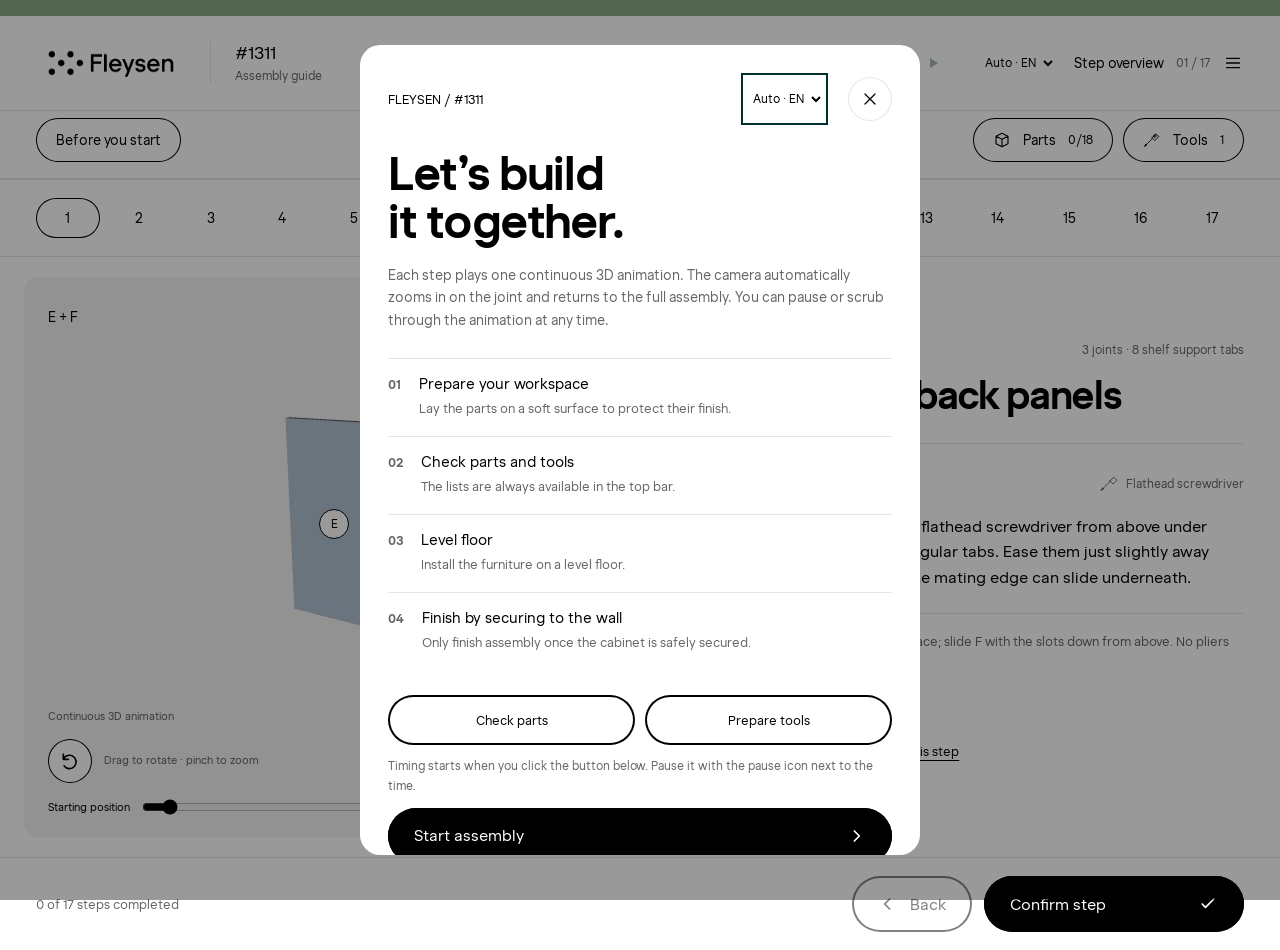
<file: index.html>
<!doctype html><html lang="cs"><head><meta charset="UTF-8"><meta name="viewport" content="width=device-width, initial-scale=1.0"><meta name="theme-color" content="#f5f3ed"><meta name="description" content="Interaktivní montážní návod pro kovovou skříňku Fleysen #1311."><title>Fleysen #1311 | Montážní návod</title>  <script type="module" crossorigin src="./assets/manual-CjX6q2xk.js"></script>
  <link rel="modulepreload" crossorigin href="./assets/validation-BPRAvw4_.js">
  <link rel="stylesheet" crossorigin href="./assets/validation-CmFCGRFq.css">
  <link rel="stylesheet" crossorigin href="./assets/manual-BCmstOrO.css">
</head><body><div id="app"></div></body></html>
</file>
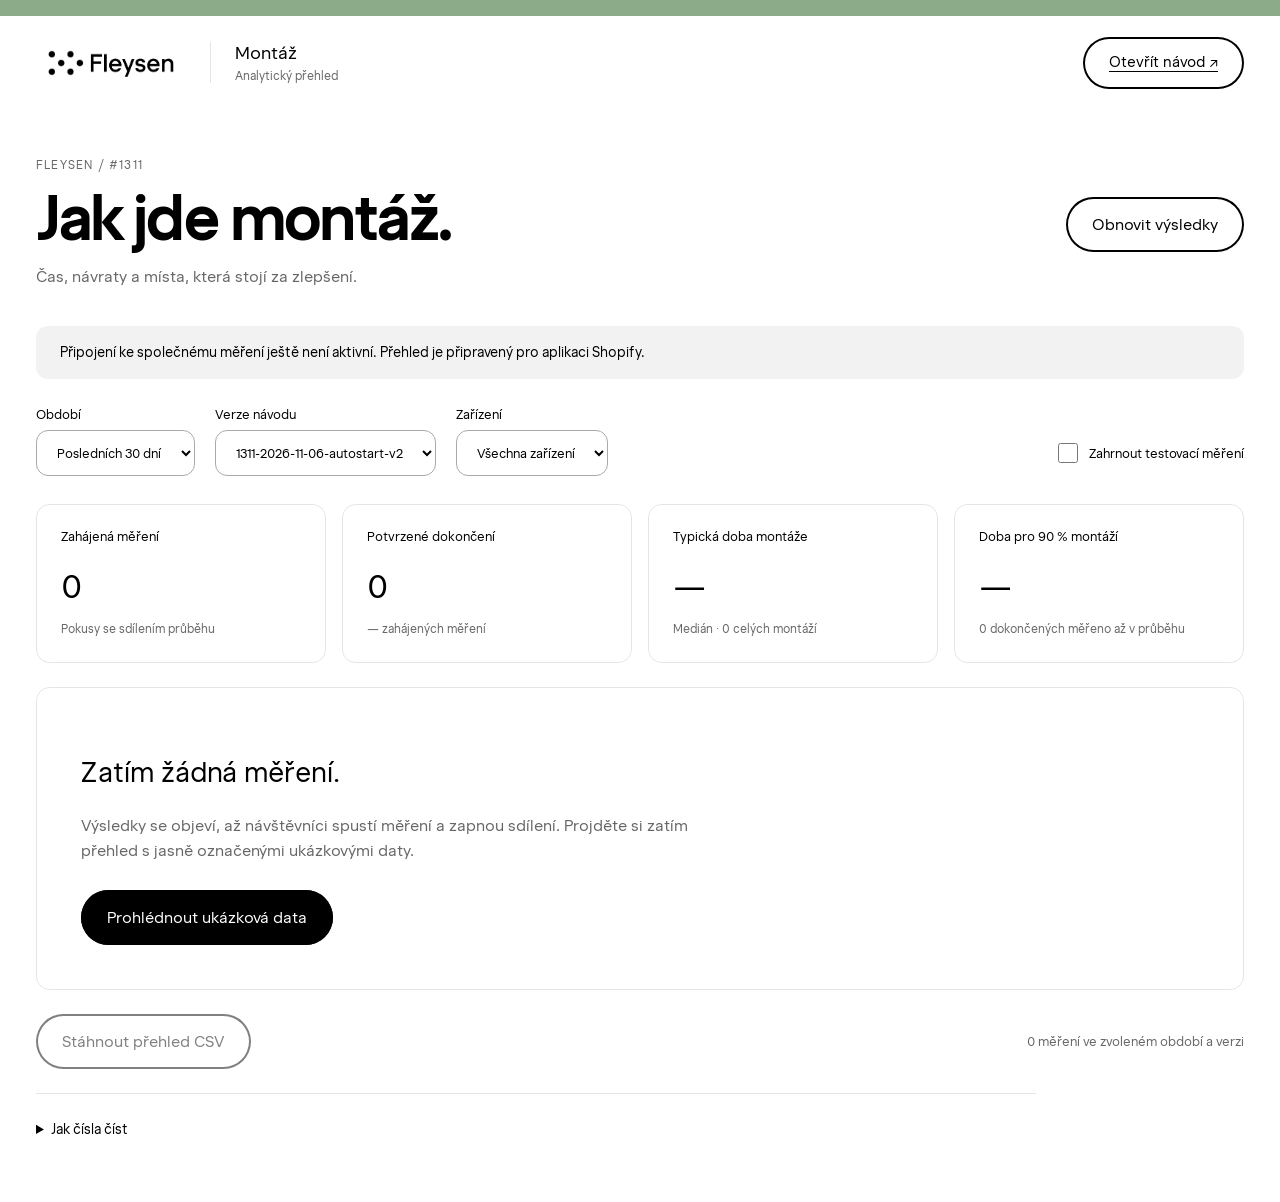
<file: analytics.html>
<!doctype html><html lang="cs"><head><meta charset="utf-8"><meta name="viewport" content="width=device-width,initial-scale=1"><meta name="robots" content="noindex"><title>Fleysen | Průběh montáže</title>  <script type="module" crossorigin src="./assets/analytics-BBikDK7s.js"></script>
  <link rel="modulepreload" crossorigin href="./assets/validation-BPRAvw4_.js">
  <link rel="stylesheet" crossorigin href="./assets/validation-CmFCGRFq.css">
</head><body class="analytics-page"><div id="analytics-app"></div></body></html>
</file>
<file: assets/validation-CmFCGRFq.css>
@font-face{font-family:Raptor Text;src:url(./raptor-text-medium-Be-fpQAq.woff2) format("woff2");font-weight:400 600;font-display:swap}@font-face{font-family:Raptor Text;src:url(./raptor-text-bold-jvv1hvC_.woff2) format("woff2");font-weight:700;font-display:swap}:root{--ink:#000;--paper:#fff;--brand:#8cac89;--muted:rgb(0 0 0 / .6);--line:rgb(0 0 0 / .1);--soft:#f2f2f2;--focus:rgb(124 140 169);--button-radius:3.75rem;--input-radius:.75rem;--panel-radius:clamp(1rem,1.578vw,1.875rem);--card-radius:clamp(.625rem,1.053vw,1.25rem);--button-size:clamp(.875rem,.8115rem + .1587vw,1rem);--ease:.5s cubic-bezier(.3,1,.3,1);--fast:.3s cubic-bezier(.7,0,.3,1);font-family:Raptor Text,system-ui,sans-serif;font-size:16px;font-weight:400;font-synthesis:none;letter-spacing:0;color:var(--ink);background:var(--brand)}*{box-sizing:border-box}body{margin:0;background:var(--brand)}a{color:inherit;text-underline-offset:4px}button,input,a{-webkit-tap-highlight-color:transparent}button{font:inherit;font-weight:500;color:inherit;cursor:pointer;touch-action:manipulation}button:disabled{opacity:.5;cursor:default}button:focus-visible,a:focus-visible,input:focus-visible{outline:2px solid var(--focus);outline-offset:4px}[hidden]{display:none!important}svg{width:22px;height:22px;fill:none;stroke:currentColor;stroke-width:1.5;stroke-linecap:round;stroke-linejoin:round;flex-shrink:0}.ui-icon{width:20px;height:20px;stroke-width:2}:where(.next-button,.back-button,.play-button,.view-toggle,.resource-bar button,.intro-resources button,.inventory-button,.round-button,.sheet-head button,.loading button){position:relative;isolation:isolate;overflow:hidden;display:inline-flex;align-items:center;justify-content:center;gap:12px;min-height:50px;max-height:none;padding:clamp(18px,1.2vw,22px) clamp(26px,1.473vw,30px);font-size:var(--button-size);line-height:1;font-weight:500;letter-spacing:0;border:0;border-radius:var(--button-radius);background:var(--paper);color:var(--ink);box-shadow:inset 0 0 0 2px var(--ink);transition:color var(--ease),box-shadow var(--ease),opacity var(--fast)}:where(.next-button,.back-button,.play-button,.view-toggle,.resource-bar button,.intro-resources button,.inventory-button,.round-button,.sheet-head button,.loading button):before{content:"";position:absolute;z-index:-1;pointer-events:none;width:150%;height:200%;top:-50%;left:-25%;border-radius:50%;background:var(--brand);transform:translate3d(0,-76%,0);transition:transform var(--ease)}.next-button{background:var(--ink);color:var(--paper);box-shadow:inset 0 0 0 2px var(--ink)}.next-button:before{background:var(--brand)}@media(hover:hover){:where(.next-button,.back-button,.play-button,.view-toggle,.resource-bar button,.intro-resources button,.inventory-button,.round-button,.sheet-head button,.loading button):hover:not(:disabled):before{transform:translateZ(0)}:where(.back-button,.play-button,.view-toggle,.resource-bar button,.intro-resources button,.inventory-button,.round-button,.sheet-head button,.loading button):hover:not(:disabled){color:var(--ink)}.next-button:hover:not(:disabled){color:var(--ink)}}.manual-app{max-width:1440px;min-height:100dvh;margin:auto;background:var(--paper);border-radius:0;overflow:clip;border-top:16px solid var(--brand)}header{height:94px;padding:0 36px;display:flex;align-items:center;justify-content:space-between;gap:18px}.wordmark{display:flex;align-items:center;gap:24px;text-decoration:none}.wordmark img{display:block;width:150px;height:auto}.wordmark>span{font-size:18px;padding-left:24px;border-left:1px solid var(--line)}.wordmark small{display:block;color:var(--muted);font-size:12px;margin-top:5px}.menu-button{display:flex;align-items:center;gap:12px;min-height:44px;padding:0;border:0;background:none;font-size:14px}#counter{font-size:12px;color:var(--muted)}.resource-bar{display:flex;align-items:center;gap:10px;padding:8px 36px 16px}.resource-bar button{min-height:44px;padding:12px 20px;font-size:14px;box-shadow:inset 0 0 0 1px var(--ink)}.resource-bar svg{width:18px;height:18px}.resource-bar span{font-size:12px}.resource-bar #open-intro{margin-right:auto}.overall-progress{height:2px;background:var(--line)}.overall-progress>span{display:block;height:100%;background:var(--ink);transition:width var(--fast)}.step-pagination{padding:14px 36px;border-bottom:1px solid var(--line);background:var(--paper)}.pagination-heading{display:none}.page-numbers{display:flex;gap:8px;overflow-x:auto;scrollbar-width:thin;padding:4px 0}.page-numbers button{position:relative;flex:1;min-width:40px;min-height:40px;border:0;border-radius:9999px;background:none;color:var(--ink);font-size:14px;transition:background var(--fast),box-shadow var(--fast)}.page-numbers button[aria-current=step]{box-shadow:inset 0 0 0 1px var(--ink);font-weight:600}.page-numbers button.completed{background:var(--soft)}.page-done{display:none;position:absolute;right:3px;top:0;font-size:9px}.completed .page-done{display:block}.completed .page-done:after{content:"✓"}@media(hover:hover){.page-numbers button:hover{background:var(--brand)}}main{display:grid;grid-template-columns:minmax(0,1.35fr) minmax(360px,1fr);min-height:560px}.scene{position:relative;min-height:560px;background:var(--soft);border-radius:var(--card-radius);margin:20px 0 20px 24px;overflow:hidden}.scene-top{position:absolute;z-index:2;top:18px;left:24px;right:24px;display:flex;align-items:center;justify-content:space-between;gap:10px}.parts-pill{font-size:14px;line-height:1.5;max-width:52%}.view-toggle{font-size:13px;min-height:44px;padding:12px 18px;gap:8px;box-shadow:inset 0 0 0 1px var(--ink)}.view-toggle svg{width:18px;height:18px}.view-toggle[aria-pressed=true]{box-shadow:inset 0 0 0 2px var(--ink)}#canvas{position:absolute;inset:74px 0 130px;touch-action:none}#canvas canvas{width:100%;height:100%;display:block;touch-action:none}.scene-label{position:absolute;bottom:114px;left:24px;font-size:11px;color:var(--muted);pointer-events:none}.motion-legend{position:absolute;bottom:114px;right:24px;display:flex;align-items:center;gap:6px;font-size:11px}.motion-legend i{display:block;width:18px;height:3px;background:#de7c00;position:relative}.motion-legend i:after{content:"";position:absolute;right:-1px;top:-3px;border-left:6px solid #de7c00;border-top:4px solid transparent;border-bottom:4px solid transparent}.scene-bottom{position:absolute;bottom:54px;left:24px;right:24px;display:flex;align-items:center;gap:12px}.round-button,.sheet-head button{min-height:44px;width:44px;flex-shrink:0;padding:0;border-radius:9999px;box-shadow:inset 0 0 0 1px var(--line)}.round-button{box-shadow:inset 0 0 0 1px var(--ink)}#gesture-hint{flex:1;font-size:11px;line-height:1.5;color:var(--muted)}.play-button{min-height:44px;padding:12px 18px;font-size:13px}.pose-controls{position:absolute;bottom:8px;left:24px;right:24px;height:44px;display:flex;gap:12px;align-items:center}.pose-controls button{border:0;background:none;min-height:44px;padding:0;font-size:11px;white-space:nowrap}.timeline{min-width:30px;flex:1;height:28px;margin:0;accent-color:var(--ink);cursor:pointer}.instruction{padding:40px 36px;display:flex;flex-direction:column;justify-content:center;min-width:0}.heading-row{display:flex;align-items:center;justify-content:space-between;gap:12px;font-size:12px;color:var(--muted)}.heading-row p{margin:0}.heading-row>span{max-width:50%;text-align:right;line-height:1.5}h1{font-size:40px;font-weight:700;line-height:1;letter-spacing:-.03em;margin:16px 0 28px;max-width:13em}.phases{display:flex;flex-wrap:wrap;gap:8px;margin-bottom:24px}.phases button{display:flex;align-items:center;gap:6px;min-height:44px;padding:10px 14px;font-size:13px;border:0;border-radius:9999px;background:var(--soft);color:var(--ink)}.phases button span{font-size:11px;color:var(--muted)}.phases button.active{background:var(--paper);box-shadow:inset 0 0 0 1px var(--ink);font-weight:600}@media(hover:hover){.phases button:hover{background:var(--brand);box-shadow:inset 0 0 0 1px var(--ink)}}.action-card{padding:22px 0;border-top:1px solid var(--line);border-bottom:1px solid var(--line)}.action-line{display:flex;align-items:center;justify-content:space-between;gap:12px;flex-wrap:wrap}.action-line strong{font-size:15px;font-weight:500}.action-line button{display:flex;align-items:center;gap:6px;padding:0;min-height:36px;border:0;background:none;font-size:12px;color:var(--muted);text-align:left}.action-line svg{width:20px;height:20px}#instruction-text{font-size:16px;line-height:1.6;margin:12px 0 0}.step-tip{font-size:13px;line-height:1.6;margin:18px 0 0;color:var(--muted)}.help-link{align-self:flex-start;min-height:44px;padding:0;background:none;border:0;text-decoration:underline;text-underline-offset:4px;font-size:13px}.bottom-nav{display:flex;align-items:center;gap:12px;padding:18px 36px max(18px,env(safe-area-inset-bottom));background:var(--paper);border-top:1px solid var(--line)}.footer-progress{margin:0 auto 0 0;font-size:13px;color:var(--muted)}.back-button{min-width:100px}.bottom-nav .next-button{min-width:260px;justify-content:space-between}.loading{position:absolute;inset:74px 0 130px;z-index:3;background:var(--soft);display:flex;flex-direction:column;align-items:center;justify-content:center;gap:16px;padding:20px;text-align:center;font-size:14px}.spinner{width:24px;height:24px;border:2px solid var(--line);border-top-color:var(--ink);border-radius:50%;animation:spin 1s linear infinite}@keyframes spin{to{transform:rotate(360deg)}}.part-labels{position:absolute;inset:0;pointer-events:none}.part-labels span{position:absolute;transform:translate(-50%,-50%);display:grid;place-items:center;width:30px;height:30px;border:1px solid var(--ink);border-radius:50%;background:var(--paper);color:var(--ink);font-size:12px}dialog{position:fixed;inset:50% auto auto 50%;transform:translate(-50%,-50%);margin:0;width:calc(100% - 32px);max-width:560px;max-height:90dvh;padding:24px 28px 28px;border:0;border-radius:var(--panel-radius);color:var(--ink);background:var(--paper)}dialog::backdrop{background:#0006}.sheet-head{display:flex;align-items:center;justify-content:space-between;gap:16px;position:sticky;top:-24px;z-index:1;background:var(--paper);padding:8px 0}.sheet-head h2{margin:0;font-size:28px;font-weight:700;line-height:1;letter-spacing:-.03em}.sheet-head button .ui-icon{stroke-width:1.5;transition:transform var(--ease)}@media(hover:hover){.sheet-head button:hover .ui-icon{transform:rotate(90deg)}}.sheet-subtitle,dialog>p{font-size:14px;line-height:1.6;color:var(--muted)}.small{font-size:12px!important;line-height:1.6}.inventory-button{justify-content:space-between;width:100%;margin:20px 0}.step-list button{width:100%;display:flex;align-items:center;gap:16px;min-height:48px;padding:14px 12px;border:0;border-bottom:1px solid var(--line);background:none;text-align:left;font-size:14px}.step-list button.active{border-radius:9999px;box-shadow:inset 0 0 0 1px var(--ink);border-bottom-color:transparent}.step-number{font-size:12px;color:var(--muted)}.check{margin-left:auto}.reset-progress{border:0;background:none;font-size:13px;text-decoration:underline;min-height:44px;margin-top:14px;padding:0}.part-list label{display:flex;align-items:center;gap:10px;padding:10px 8px;min-height:64px;border-bottom:1px solid var(--line);font-size:13px}.part-list label.needed,.tool-list article.needed{background:var(--soft);border-radius:var(--card-radius)}.part-list b{width:22px;flex-shrink:0}.part-list strong{margin-left:auto;white-space:nowrap}.part-list input{width:20px;height:20px;accent-color:var(--ink);flex-shrink:0}.part-list .part-icon{width:40px;height:44px}.tool-list article{display:flex;gap:16px;padding:18px 12px;border-bottom:1px solid var(--line)}.tool-list svg{width:32px;height:32px}.tool-list h3{font-size:16px;margin:0 0 6px;font-weight:500}.tool-list p{font-size:13px;line-height:1.6;color:var(--muted);margin:0}.tool-now{display:none;font-size:12px;margin-top:8px}.needed .tool-now{display:block}dialog>a{font-size:14px}#finish .next-button{width:100%;margin-top:24px;justify-content:space-between}.intro-kicker{font-size:13px}#intro h2{font-size:48px;font-weight:700;letter-spacing:-.03em;line-height:1;margin:20px 0}.preparation-list{list-style:none;margin:26px 0;padding:0}.preparation-list li{display:flex;gap:18px;padding:16px 0;border-top:1px solid var(--line)}.preparation-list b{font-size:13px;color:var(--muted);padding-top:2px}.preparation-list strong{display:block;font-size:15px;font-weight:500;margin-bottom:6px}.preparation-list span{display:block;font-size:13px;line-height:1.6;color:var(--muted)}.intro-resources{display:flex;gap:10px;margin:20px 0 12px}.intro-resources button{flex:1;font-size:13px;padding:14px 18px}#intro .next-button{width:100%;justify-content:space-between}@media(max-width:759px){.manual-app{border-top-width:10px}header{height:78px;padding:0 18px;gap:10px}.wordmark{gap:14px}.wordmark img{width:112px}.wordmark>span{font-size:16px;padding-left:14px}.wordmark small{font-size:10px}.menu-button>span:first-child{display:none}.menu-button{gap:6px}#counter{font-size:11px}.resource-bar{padding:4px 16px 12px;gap:6px}.resource-bar button{font-size:12px;padding:12px;gap:6px}.resource-bar span{font-size:10px}.resource-bar svg{width:16px;height:16px}.step-pagination{padding:10px 16px}.page-numbers{gap:6px;scrollbar-width:none}.page-numbers button{flex:0 0 40px}main{display:flex;flex-direction:column;min-height:0}.scene{min-height:350px;height:42dvh;max-height:460px;margin:12px 12px 0}.scene-top{top:12px;left:16px;right:16px}.parts-pill{font-size:12px}.view-toggle{padding:12px;font-size:12px;gap:5px}#canvas{inset:64px 0 114px}.scene-label{left:16px;bottom:102px;font-size:10px}.motion-legend{right:16px;bottom:102px;font-size:10px}.scene-bottom{left:16px;right:16px;bottom:50px;gap:8px}.round-button{width:40px;min-height:44px}.play-button{font-size:12px;padding:12px 14px}#gesture-hint{font-size:10px}.pose-controls{bottom:3px;left:16px;right:16px;gap:8px}.pose-controls button{font-size:10px}.instruction{padding:28px 20px 16px}h1{font-size:32px;margin:12px 0 22px}.heading-row{font-size:11px}.phases{gap:6px;flex-wrap:wrap;margin-bottom:20px}.phases button{padding:10px 12px;min-height:44px;font-size:12px;gap:5px}.phases button span{font-size:10px}.action-card{padding:16px 0}.action-line{gap:6px}.action-line strong{font-size:14px}.action-line button{font-size:12px}#instruction-text{font-size:16px}.step-tip,.help-link{font-size:12px}.bottom-nav{position:sticky;bottom:0;z-index:4;padding:12px 16px max(12px,env(safe-area-inset-bottom));gap:10px}.footer-progress{display:none}.back-button{min-width:84px;padding:16px;font-size:14px}.bottom-nav .next-button{min-width:0;flex:1;padding:18px 20px;font-size:14px}dialog{padding:18px 22px 24px;max-height:92dvh}.sheet-head{top:-18px}.sheet-head h2{font-size:26px}#intro h2{font-size:40px}.loading{inset:64px 0 114px}.intro-resources button{padding:14px;font-size:12px}}@media(max-width:359px){.wordmark img{width:96px}.resource-bar{padding-left:12px;padding-right:12px}.resource-bar button{padding:12px 9px;font-size:11px}.instruction{padding-left:16px;padding-right:16px}.scene-label,.motion-legend{font-size:9px}.part-list label{gap:6px}}.embedded .manual-app{min-height:0;border-top:0;border-radius:0}.embedded .scene{height:560px}.embedded .bottom-nav{position:static}@media(max-width:759px){.embedded .scene{height:360px;min-height:360px;max-height:360px}}@media(prefers-reduced-motion:reduce){*,*:before,*:after{animation:none!important;transition:none!important;scroll-behavior:auto!important}}.pose-controls[hidden],#play[hidden]{display:none}@media(min-width:760px){.scene{align-self:start;height:560px;position:sticky;top:16px}}.part-labels .detail-label{width:max-content;height:auto;line-height:1.3;font-size:11px;max-width:180px;white-space:normal;transform:translate(-50%,18px);border:1px solid #d9ded9;background:#fffffff0;padding:6px 9px;border-radius:5px;color:#00312e;box-shadow:none}.part-labels span[hidden]{display:none}.autoplay-toggle{position:absolute;left:24px;right:24px;bottom:110px;display:flex;align-items:center;gap:8px;font-size:11px;cursor:pointer;z-index:2;width:max-content}.autoplay-toggle input{position:absolute;opacity:0;width:100%;height:100%;cursor:pointer}.switch-track{width:32px;height:18px;border:1px solid #00312e;border-radius:20px;background:#fff;position:relative;flex:none;transition:background .15s}.switch-track:after{content:"";position:absolute;width:12px;height:12px;top:2px;left:2px;background:#00312e;border-radius:50%;transition:transform .15s}.autoplay-toggle input:checked+.switch-track{background:#8cac89}.autoplay-toggle input:checked+.switch-track:after{transform:translate(14px)}.autoplay-toggle input:focus-visible+.switch-track{outline:2px solid #00312e;outline-offset:3px}.autoplay-toggle input:disabled+.switch-track{opacity:.5}@media(prefers-reduced-motion:reduce){.switch-track,.switch-track:after{transition:none}}.autoplay-toggle[hidden]{display:none}.scene-label,.motion-legend{bottom:142px}#canvas{bottom:158px}@media(max-width:759px){.autoplay-toggle{left:16px;bottom:100px;font-size:10px}.scene-label,.motion-legend{bottom:128px}#canvas{bottom:144px}.scene{height:420px;min-height:420px;max-height:420px}}header{height:auto;min-height:94px;flex-wrap:wrap;padding-top:16px;padding-bottom:16px}.autoplay-toggle{position:relative;inset:auto;margin-left:auto;min-height:44px;font-size:12px}.header-toggles{display:flex;align-items:center;gap:24px;margin-left:auto;flex-wrap:nowrap;min-width:0;max-width:100%}.header-toggles .autoplay-toggle{margin:0;white-space:nowrap}.visually-hidden{position:absolute;width:1px;height:1px;padding:0;margin:-1px;overflow:hidden;clip:rect(0,0,0,0);white-space:nowrap;border:0}.language-picker{display:inline-flex;flex:none;align-items:center;margin-left:12px}.language-picker select{font:inherit;font-size:12px;max-width:104px;min-height:44px;padding:8px 4px;border:0;border-radius:0;background-color:transparent;color:var(--ink);cursor:pointer}.language-picker select:hover{color:var(--brand)}.language-picker select:focus-visible{outline:2px solid #00312e;outline-offset:2px}.sheet-head .language-picker{margin-left:auto;margin-right:8px}@media(max-width:759px){header>.language-picker{order:1;margin-left:auto}header>.menu-button{order:2;margin-left:0!important}.language-picker select{max-width:86px;font-size:11px}header .wordmark{min-width:0;gap:12px}header .wordmark span{font-size:13px}header .wordmark small{font-size:9px}}@media(max-width:390px){header .wordmark img{width:88px}header .wordmark span{padding-left:8px}header{gap:4px 6px}.language-picker select{max-width:80px;padding-right:4px}}.autoplay-label-short{display:none}.measurement-control{display:flex;align-items:center;gap:8px;flex:none;white-space:nowrap}.measurement-time{display:inline-flex;align-items:center;gap:2px;flex:none}.measurement-info{border:0;border-radius:0;background:none;box-shadow:none;padding:0;font-size:11px;min-height:44px;color:var(--muted);font-variant-numeric:tabular-nums;white-space:nowrap;text-underline-offset:4px}.measurement-info:hover{background:none;color:#00312e;text-decoration:underline}.measurement-play{display:inline-flex;align-items:center;justify-content:center;width:28px;min-height:44px;padding:0;border:0;border-radius:0;background:none;box-shadow:none;color:#00312e}.measurement-play svg{width:12px;height:12px;fill:currentColor;stroke:none}.measurement-play:hover:not(:disabled){color:var(--brand)}.measurement-play:disabled{opacity:.35}.scene-label,.motion-legend{bottom:114px}#canvas{bottom:130px}@media(max-width:759px){header{min-height:78px;gap:4px 12px}.autoplay-toggle{order:3;width:100%;justify-content:flex-end;margin:0;font-size:11px;min-height:30px}.menu-button{margin-left:auto}.scene-label,.motion-legend{bottom:102px}#canvas{bottom:114px}}@media(max-width:1000px){.manual-app .header-toggles{order:3;width:100%;justify-content:flex-end;gap:24px}.header-toggles .autoplay-toggle{order:0;width:auto;justify-content:flex-start;flex:none}.manual-app .menu-button{margin-left:auto}}@media(max-width:480px){.manual-app .header-toggles{justify-content:space-between;gap:12px;overflow-x:auto}.autoplay-label-full{display:none}.autoplay-label-short{display:inline}.header-toggles .autoplay-toggle{gap:6px;font-size:11px}.measurement-control{gap:6px}.measurement-info{font-size:11px;padding:0}.measurement-play{width:24px}}@media(max-width:759px){.manual-app header{display:grid;grid-template-columns:minmax(0,1fr) auto auto;gap:4px 10px}.manual-app .header-toggles{grid-column:1/-1}.manual-app header>.language-picker{margin-left:0}.manual-app header .wordmark{gap:10px}.manual-app header .wordmark>span{padding-left:10px}}@media(max-width:480px){.manual-app header .wordmark img{width:96px}.manual-app header .wordmark small{display:none}.manual-app header .language-picker select{max-width:82px}}@media(max-width:359px){.manual-app header .wordmark>span{display:none}}.resource-bar{flex-wrap:wrap}.measurement-consent{display:flex;gap:14px;align-items:flex-start;margin:24px 0}.measurement-consent input{width:22px;height:22px;accent-color:var(--ink);flex-shrink:0}.measurement-consent small{display:block;margin-top:8px;color:var(--muted);line-height:1.5}.measurement-actions{display:flex;gap:12px;flex-wrap:wrap}.small{font-size:13px;color:var(--muted);line-height:1.6}.problem-options{display:grid;gap:10px}.problem-options button{border:1px solid var(--ink);border-radius:var(--button-radius);padding:16px 24px;background:var(--paper);text-align:left}.problem-options button:hover,.problem-options button[aria-pressed=true]{background:var(--brand)}.report-link{display:block;margin-top:12px}.analytics-page{background:var(--brand)}.analytics-shell{max-width:1440px;margin:auto;background:var(--paper);min-height:100dvh;border-top:16px solid var(--brand)}.analytics-content{padding:36px}.analytics-title{display:flex;align-items:center;justify-content:space-between;gap:24px;margin-bottom:24px}.analytics-title h1{font-size:clamp(36px,5vw,64px);line-height:1.05;letter-spacing:-.04em;margin:12px 0}.analytics-title p{color:var(--muted)}.kicker{font-size:12px;letter-spacing:.1em}.data-status{padding:18px 24px;background:var(--soft);border-radius:var(--input-radius);font-size:14px}.analytics-controls{display:flex;gap:20px;flex-wrap:wrap;align-items:end;margin:28px 0}.analytics-page label{display:grid;gap:8px;font-size:13px}.analytics-page select,.analytics-page input[type=password]{font:inherit;background:#fff;border:1px solid #aaa;border-radius:var(--input-radius);min-height:46px;padding:10px 16px;color:var(--ink);max-width:100%}.analytics-page .test-filter{display:flex;align-items:center;min-height:46px;margin-left:auto}.test-filter input{width:20px;height:20px;accent-color:black}.metric-grid{display:grid;grid-template-columns:repeat(4,1fr);gap:16px;margin:24px 0}.metric-grid article{padding:24px;border:1px solid var(--line);border-radius:var(--card-radius);min-width:0}.metric-grid article>p{font-size:13px;margin:0 0 22px}.metric-grid strong{font-weight:400;display:block;font-size:clamp(24px,2.6vw,38px);letter-spacing:-.04em;margin-bottom:14px}.metric-grid article>span{display:block;font-size:12px;line-height:1.5;color:var(--muted)}.analytics-card{padding:28px;border:1px solid var(--line);border-radius:var(--card-radius);margin-bottom:24px;min-width:0}.chart-grid{display:grid;grid-template-columns:1.2fr 1fr;gap:24px}.card-heading{display:flex;justify-content:space-between;align-items:start;gap:20px;margin-bottom:28px}.card-heading h2{font-size:20px;font-weight:500;margin:0}.card-heading>span{max-width:150px;font-size:12px;color:var(--muted);line-height:1.5;text-align:right}.card-heading p{font-size:13px;color:var(--muted);line-height:1.5}.time-chart{display:grid;gap:18px}.time-chart button{display:grid;grid-template-columns:minmax(100px,1.4fr) 1fr 85px;align-items:center;gap:16px;background:none;border:0;padding:4px 0;text-align:left;font-size:12px}.time-chart button>div{height:12px;background:var(--soft);border-radius:10px;overflow:hidden}.time-chart i{display:block;height:100%;background:var(--brand)}.time-chart b{font-weight:400;text-align:right}.time-chart button:hover>span{text-decoration:underline}.distribution{display:flex;justify-content:space-around;gap:12px;height:230px;align-items:end}.distribution>div{height:100%;flex:1;display:flex;flex-direction:column;align-items:center;gap:10px}.distribution b{font-weight:400;font-size:14px}.distribution>div>div{height:150px;width:100%;max-width:48px;display:flex;align-items:end}.distribution i{width:100%;display:block;min-height:1px;background:var(--brand);border-radius:6px 6px 0 0}.distribution span{font-size:12px;text-align:center}.distribution small{display:block;color:var(--muted);margin-top:3px}.analytics-table-wrap{overflow-x:auto}.analytics-page table{width:100%;border-collapse:collapse;text-align:left;font-size:14px}.analytics-page th{font-size:12px;font-weight:400;color:var(--muted);padding:14px 12px;border-bottom:1px solid var(--ink);white-space:nowrap}.analytics-page td{padding:18px 12px;border-bottom:1px solid var(--line);vertical-align:top;min-width:110px}.analytics-page td:first-child{min-width:230px}.analytics-page td small{display:block;font-size:11px;color:var(--muted);margin-top:6px}.table-step{border:0;padding:0;background:none;text-align:left;line-height:1.5;font-size:14px}.table-step:hover{text-decoration:underline}.analytics-empty{padding:44px;border:1px solid var(--line);border-radius:var(--card-radius);margin:24px 0}.analytics-empty h2{font-weight:400;font-size:28px}.analytics-empty p{max-width:650px;line-height:1.6;color:var(--muted);margin-bottom:26px}.analytics-bottom{display:flex;gap:16px;align-items:center;flex-wrap:wrap;margin:24px 0}.analytics-bottom>span{font-size:13px;color:var(--muted);margin-left:auto}.methodology{border-top:1px solid var(--line);padding:24px 0;font-size:14px;line-height:1.7;max-width:1000px}.methodology summary{cursor:pointer}.methodology p{color:var(--muted)}.detail-facts{display:grid;grid-template-columns:repeat(3,1fr);gap:24px;font-size:13px;line-height:1.6}.detail-facts strong{display:block;font-size:26px;font-weight:400}.reason-list{display:grid;grid-template-columns:repeat(2,1fr);gap:0 36px;margin-top:20px}.reason-list p{display:flex;justify-content:space-between;font-size:13px;border-bottom:1px solid var(--line);padding-bottom:14px;gap:12px}#access{padding:24px;border:1px solid var(--line);border-radius:var(--card-radius);margin:24px 0}#access label{max-width:450px;margin-bottom:16px}@media(max-width:1000px){.metric-grid{grid-template-columns:repeat(2,1fr)}.chart-grid{grid-template-columns:1fr}.analytics-controls .test-filter{margin-left:0}.analytics-title{align-items:start}.card-heading{flex-wrap:wrap}}@media(max-width:600px){.analytics-shell header{padding:0 20px;height:90px}.analytics-shell .wordmark img{width:110px}.analytics-shell .wordmark>span{display:none}.analytics-shell header>a.back-button{padding:14px;font-size:12px}.analytics-content{padding:24px 18px}.analytics-title{flex-direction:column}.analytics-controls{gap:16px}.analytics-controls label{width:100%;min-width:0}.metric-grid{gap:10px}.metric-grid article{padding:18px 14px}.metric-grid strong{font-size:25px}.analytics-card{padding:20px 16px}.card-heading>span{text-align:left;max-width:none}.time-chart button{grid-template-columns:1.5fr 1fr 66px;gap:8px;font-size:11px}.distribution{gap:6px}.detail-facts{grid-template-columns:1fr;gap:0}.reason-list{grid-template-columns:1fr}.analytics-empty{padding:24px}.analytics-bottom>span{margin-left:0}}
</file>
<file: assets/manual-BCmstOrO.css>
.manual-app .header-toggles{flex-wrap:wrap;overflow:visible;gap:10px 18px;align-items:center}.voice-panel{display:flex;align-items:center;gap:8px;flex-wrap:wrap;max-width:100%}.header-toggles .voice-toggle{margin:0;width:auto;white-space:nowrap}.voice-panel>span{flex-basis:100%;font-size:11px;line-height:1.5;max-width:420px}@media(max-width:759px){.manual-app .header-toggles{display:flex;justify-content:flex-start;gap:8px 18px}.header-toggles .voice-panel{display:flex}.voice-toggle{font-size:11px}}.header-toggles .voice-panel[hidden]{display:none!important}.manual-app>header{position:sticky;top:0;z-index:20;background:var(--paper);box-shadow:0 1px 0 var(--line)}.control-label-short{display:none}@media(max-width:759px){.control-label-full,.autoplay-label-full{display:none}.control-label-short,.autoplay-label-short{display:inline}.manual-app .header-toggles{flex-wrap:nowrap;justify-content:space-between;gap:6px;overflow:visible}.header-toggles .autoplay-toggle{gap:5px;font-size:11px;min-height:44px}.header-toggles .voice-panel{flex:none;flex-wrap:nowrap}.measurement-control{gap:3px}.measurement-play{width:22px}.measurement-info{font-size:10px}.voice-panel>span{position:absolute;top:100%;left:0;background:var(--paper);padding:8px 18px}}@media(max-width:359px){.manual-app>header{padding-left:10px;padding-right:10px}.header-toggles .switch-track{width:28px}.header-toggles input:checked+.switch-track:after{transform:translate(10px)}}
</file>
